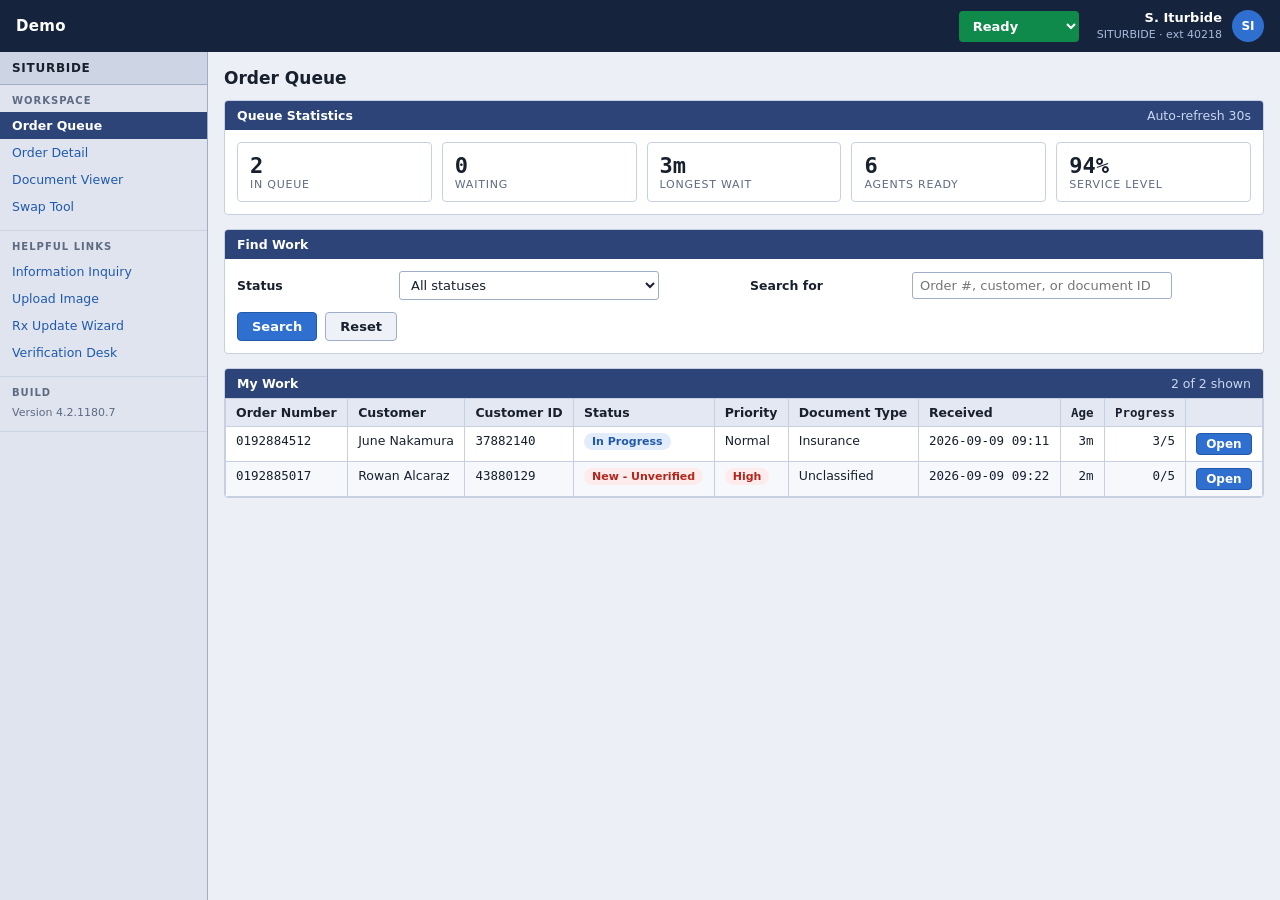
<file: index.html>
<!doctype html>
<html lang="en">
<head>
<meta charset="utf-8">
<meta name="viewport" content="width=device-width, initial-scale=1">
<title>Autopilot — Order Queue</title>
<link rel="stylesheet" href="assets/css/app.css">
</head>
<body>
<script src="assets/js/data.js"></script>
<script src="assets/js/app.js"></script>
<script>
const content = layout("Order Queue");

content.append(el("h2", { class: "page-title" }, "Order Queue"));

/* ---- queue statistics ---- */
const waiting = ORDERS.filter(o => /Waiting/.test(o.status)).length;
const longest = Math.max(...ORDERS.map(o => o.ageMin));
const stats = el("div", { class: "stats" },
  el("div", { class: "stat" }, el("div", { class: "n" }, ORDERS.length), el("div", { class: "l" }, "In Queue")),
  el("div", { class: "stat" }, el("div", { class: "n" }, waiting), el("div", { class: "l" }, "Waiting")),
  el("div", { class: "stat" }, el("div", { class: "n" }, longest + "m"), el("div", { class: "l" }, "Longest Wait")),
  el("div", { class: "stat" }, el("div", { class: "n" }, "6"), el("div", { class: "l" }, "Agents Ready")),
  el("div", { class: "stat" }, el("div", { class: "n" }, "94%"), el("div", { class: "l" }, "Service Level")));

const statPanel = el("section", { class: "panel" },
  el("header", {}, "Queue Statistics", el("div", { class: "spacer" }),
     el("span", { class: "muted", style: "color:#c9d6ef;font-weight:400" }, "Auto-refresh 30s")),
  el("div", { class: "body" }, stats));
content.append(statPanel);

/* ---- filter bar ---- */
const filterSel = el("select", { id: "statusFilter" },
  el("option", {}, "All statuses"),
  ...[...new Set(ORDERS.map(o => o.status))].map(s => el("option", {}, s)));
const searchInput = el("input", { type: "text", id: "queueSearch", placeholder: "Order #, customer, or document ID" });

const filterPanel = el("section", { class: "panel" },
  el("header", {}, "Find Work"),
  el("div", { class: "body" },
    el("div", { class: "formgrid" },
      el("label", { for: "statusFilter" }, "Status"), filterSel,
      el("label", { for: "queueSearch" }, "Search for"), searchInput),
    el("div", { class: "btnrow" },
      el("button", { class: "btn primary", onclick: applyFilter }, "Search"),
      el("button", { class: "btn", onclick: () => { searchInput.value = ""; filterSel.selectedIndex = 0; applyFilter(); } }, "Reset"))));
content.append(filterPanel);

/* ---- the work list ---- */
const tbody = el("tbody");
const table = el("table", { class: "grid" },
  el("thead", {}, el("tr", {},
    el("th", {}, "Order Number"), el("th", {}, "Customer"), el("th", {}, "Customer ID"),
    el("th", {}, "Status"), el("th", {}, "Priority"), el("th", {}, "Document Type"),
    el("th", {}, "Received"), el("th", { class: "num" }, "Age"),
    el("th", { class: "num" }, "Progress"), el("th", {}, ""))),
  tbody);

const listPanel = el("section", { class: "panel" },
  el("header", {}, "My Work", el("div", { class: "spacer" }),
     el("span", { id: "count", style: "color:#c9d6ef;font-weight:400" }, "")),
  el("div", { class: "body tight" }, table));
content.append(listPanel);

function open(id) { location.href = `order.html?order=${encodeURIComponent(id)}`; }

function applyFilter() {
  const status = filterSel.value;
  const term = searchInput.value.trim().toLowerCase();
  const rows = ORDERS.filter(o => {
    if (status !== "All statuses" && o.status !== status) return false;
    if (!term) return true;
    return [o.id, o.customerId, o.docId, o.customer.name].some(v =>
      String(v).toLowerCase().includes(term));
  });

  tbody.replaceChildren();
  if (!rows.length) {
    tbody.append(el("tr", {}, el("td", { colspan: "10", class: "muted", style: "padding:18px;text-align:center" },
      "There is no work to process.")));
  }
  for (const o of rows) {
    tbody.append(el("tr", { class: "clickable", onclick: () => open(o.id) },
      el("td", { class: "mono" }, o.id),
      el("td", {}, o.customer.name),
      el("td", { class: "mono" }, o.customerId),
      el("td", {}, isSubmitted(o) ? badge("Submitted", "ok") : badge(o.status, o.statusKind)),
      el("td", {}, o.priority === "High" ? badge("High", "err") : o.priority),
      el("td", {}, o.faxType),
      el("td", { class: "mono" }, o.received),
      el("td", { class: "num" }, o.ageMin + "m"),
      el("td", { class: "num" }, (() => {
        const st = reviewSteps(o);
        return `${st.filter(x => x.done).length}/${st.length}`;
      })()),
      el("td", {}, el("button", {
        class: "btn sm primary",
        onclick: (e) => { e.stopPropagation(); open(o.id); }
      }, isSubmitted(o) ? "View" : "Open"))));
  }
  $("#count").textContent = `${rows.length} of ${ORDERS.length} shown`;
}

searchInput.addEventListener("keydown", e => { if (e.key === "Enter") applyFilter(); });
filterSel.addEventListener("change", applyFilter);
applyFilter();
</script>
</body>
</html>
</file>
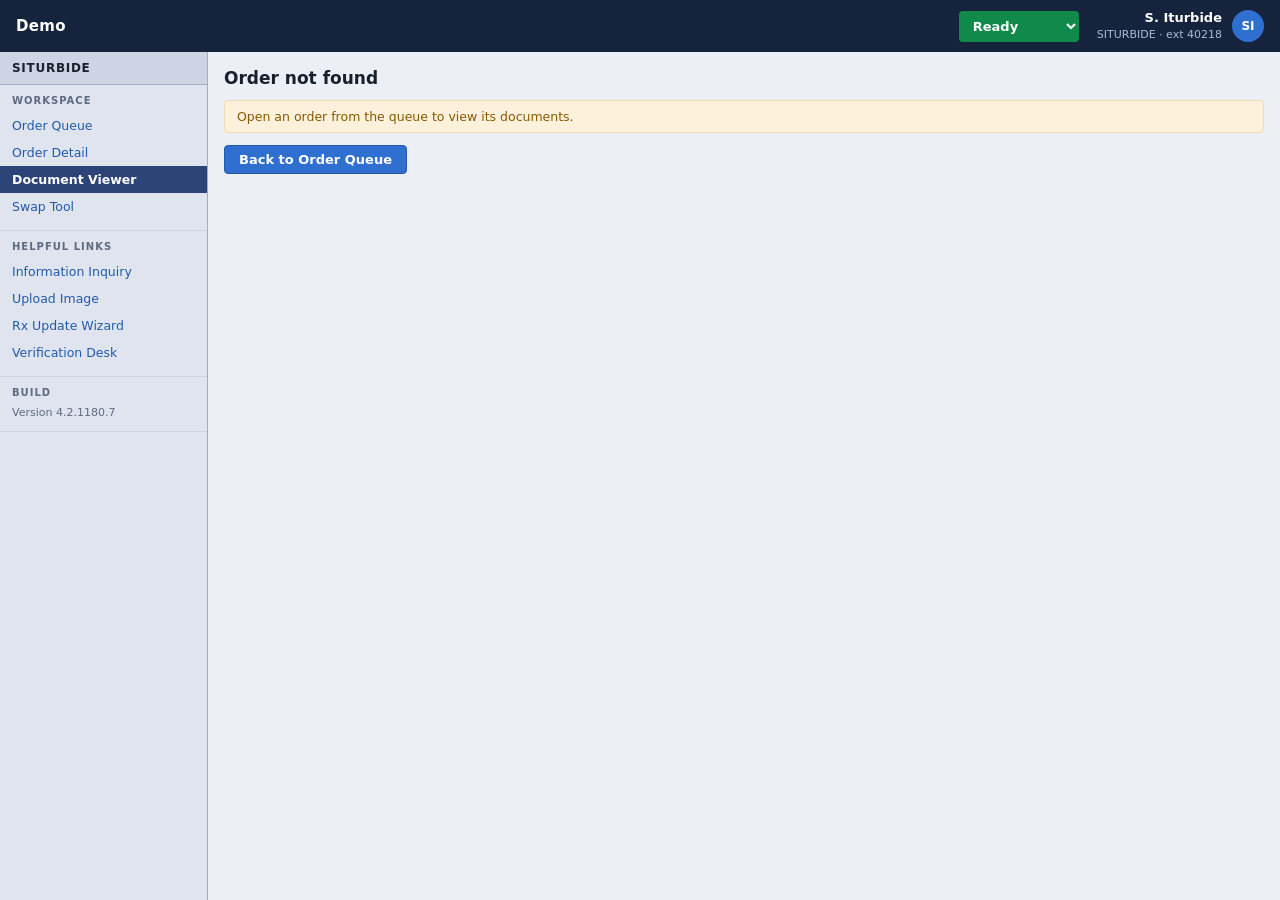
<file: document.html>
<!doctype html>
<html lang="en">
<head>
<meta charset="utf-8">
<meta name="viewport" content="width=device-width, initial-scale=1">
<title>Autopilot — Document Viewer</title>
<link rel="stylesheet" href="assets/css/app.css">
</head>
<body>
<script src="assets/js/data.js"></script>
<script src="assets/js/app.js"></script>
<script>
const orderId = param("order");
const o = findOrder(orderId);
const content = layout("Document Viewer", orderId);

if (!o) {
  notFound(content, "Open an order from the queue to view its documents.");
} else {
  const q = `?order=${encodeURIComponent(o.id)}`;
  const c = o.customer, m = o.member, doc = o.document;

  let checklist = checklistPanel(o, "document");
  function refreshChecklist() {
    const next = checklistPanel(o, "document");
    checklist.replaceWith(next);
    checklist = next;
  }

  content.append(
    el("h2", { class: "page-title" }, `Document ${o.docId}`),
    tabs(o.id, "Documents"),
    checklist);

  /* ---------- the scanned document ---------- */
  const page = el("div", { class: "page", id: "docPage" },
    el("h1", {}, doc.prescriberClinic),
    el("div", { class: "doc-sub" }, `${doc.prescriberName} · NPI ${doc.prescriberNpi} · ${doc.prescriberPhone}`),
    el("hr", {}),
    el("div", { class: "watermark" }, "CONTACT LENS PRESCRIPTION"),
    el("dl", {},
      el("dt", {}, "Patient"), el("dd", {}, `${m.first} ${m.last}`),
      el("dt", {}, "Date of Birth"), el("dd", {}, m.dob),
      el("dt", {}, "Address"), el("dd", {}, `${c.street}, ${c.city}, ${c.state} ${c.zip}`),
      el("dt", {}, "Exam Date"), el("dd", {}, doc.examDate),
      el("dt", {}, "Issued"), el("dd", {}, doc.issueDate),
      el("dt", {}, "Expires"), el("dd", {}, doc.expiresDate)),
    el("table", {},
      el("thead", {}, el("tr", {},
        el("th", {}, "Eye"), el("th", {}, "Material"), el("th", {}, "Qty"), el("th", {}, "Power"),
        el("th", {}, "BC"), el("th", {}, "Dia"), el("th", {}, "Cyl"), el("th", {}, "Axis"))),
      el("tbody", {}, ...doc.rx.map(it => el("tr", {},
        el("td", {}, it.eye), el("td", {}, it.item), el("td", {}, it.qty),
        el("td", {}, it.power), el("td", {}, it.bc), el("td", {}, it.dia),
        el("td", {}, it.cyl), el("td", {}, it.axis))))),
    el("p", {}, el("b", {}, "Order reference: "), el("span", { class: "mono" }, o.id),
      el("br", {}), el("b", {}, "Applied rule: "), o.appliedRule),
    el("div", { class: "sigline" }, doc.prescriberName),
    el("p", { style: "margin-top:14px;color:#9aa4b6;font-size:9px" },
      "Sample document generated for demonstration. Not a medical record. ",
      "All names, addresses and prescriptions shown are fictional."));

  const thumbs = el("div", { class: "thumbcol" },
    el("div", { class: "thumb active" }, "PDF"),
    el("div", { class: "muted", style: "font-size:11px;text-align:center" }, "Page 1 of 1"),
    el("div", { class: "btnrow", style: "margin-top:10px" }, docWindowBtn(o, "Open")));

  content.append(el("section", { class: "panel" },
    el("header", {}, `Received ${o.received}`, el("div", { class: "spacer" }),
       el("a", { href: "#", onclick: e => { e.preventDefault(); window.print(); } }, "Print")),
    el("div", { class: "body" },
      el("div", { class: "docwrap" }, thumbs, page))));

  /* ---------- document metadata ---------- */
  content.append(el("section", { class: "panel noprint" },
    el("header", {}, "Document Information"),
    el("div", { class: "body tight" },
      el("table", { class: "grid" },
        el("thead", {}, el("tr", {},
          el("th", {}, "Document ID"), el("th", {}, "Received"), el("th", {}, "Caller ID"),
          el("th", {}, "Type"), el("th", {}, "Linked Order"))),
        el("tbody", {}, el("tr", {},
          el("td", { class: "mono" }, o.docId),
          el("td", { class: "mono" }, o.received),
          el("td", { class: "mono" }, o.callerId === "0"
            ? el("span", { class: "badge err" }, "invalid") : o.callerId),
          el("td", {}, Edits.get(o.id).faxType || o.faxType),
          el("td", {}, el("a", { href: `order.html${q}` }, o.id))))))));

  /* ---------- document review ---------- */
  const rv = Review.get(o.id);
  const dr = {
    sigDate: el("input", { type: "text", id: "sigDate", value: rv.docSignatureDate || "",
                           placeholder: DATE_HINT, autocomplete: "off" }),
    quality: el("select", { id: "docQuality" },
      el("option", { value: "" }, "Select ———"),
      ...["Legible", "Partially legible", "Illegible"].map(v =>
        el("option", { value: v, selected: v === rv.docQuality ? "selected" : null }, v)))
  };

  const drStatus = el("div");
  function paintDrStatus() {
    drStatus.replaceChildren(Review.get(o.id).docReviewed
      ? el("div", { class: "notice ok" }, "Document reviewed.")
      : el("div", { class: "notice" }, "Not reviewed."));
  }
  paintDrStatus();

  function markReviewed() {
    const dt = parseDate(dr.sigDate.value);
    if (!dr.sigDate.value.trim()) { toast("Enter the signature date from the document."); return; }
    if (!dt) { toast(`Signature date is not a valid date. Use ${DATE_HINT}.`); return; }
    if (dt > today()) { toast("Signature date cannot be in the future."); return; }
    if (!dr.quality.value) { toast("Select the document quality."); return; }
    if (dr.quality.value === "Illegible") {
      toast("An illegible document cannot be accepted. Request a new copy from the prescriber.");
      return;
    }
    dr.sigDate.value = fmtDate(dt);
    Review.merge(o.id, {
      docReviewed: true, docSignatureDate: fmtDate(dt), docQuality: dr.quality.value
    });
    paintDrStatus();
    refreshChecklist();
    toast("Document marked as reviewed.", "ok");
  }

  content.append(el("section", { class: "panel noprint" },
    el("header", {}, "Document Review"),
    el("div", { class: "body" },
      drStatus,
      el("div", { class: "formgrid" },
        el("label", { for: "sigDate" }, "Signature Date"), dr.sigDate,
        el("label", { for: "docQuality" }, "Document Quality"), dr.quality),
      el("div", { class: "btnrow" },
        el("button", { class: "btn primary", type: "button", onclick: markReviewed }, "Mark Document Reviewed"),
        el("a", { class: "btn", href: `swap.html${q}` }, "Next: Swap Tool"),
        el("button", { class: "btn", type: "button", onclick: () => {
          Review.merge(o.id, { docReviewed: false });
          paintDrStatus(); refreshChecklist(); toast("Document review cleared.");
        } }, "Clear Review")))));

  /* ---------- search options ---------- */
  const byField = el("select", { id: "searchBy" }, ...SEARCH_FIELDS.map(s => el("option", {}, s)));
  const forTerm = el("input", { type: "text", id: "searchFor", placeholder: "Enter a value" });
  const results = el("div", { id: "results" });

  function runSearch() {
    const hits = searchOrders(byField.value, forTerm.value);
    results.replaceChildren();
    if (!forTerm.value.trim()) { toast("Enter a value to search for."); return; }
    if (!hits.length) {
      results.append(el("div", { class: "notice" },
        `No orders matched ${byField.value} "${forTerm.value}".`));
      return;
    }
    if (hits.length === 1) { location.href = `order.html?order=${encodeURIComponent(hits[0].id)}`; return; }
    const tb = el("tbody", {}, ...hits.map(h => el("tr", {
        class: "clickable",
        onclick: () => location.href = `order.html?order=${encodeURIComponent(h.id)}`
      },
      el("td", { class: "mono" }, h.id), el("td", {}, h.customer.name),
      el("td", { class: "mono" }, h.customerId), el("td", {}, badge(h.status, h.statusKind)))));
    results.append(el("table", { class: "grid", style: "margin-top:10px" },
      el("thead", {}, el("tr", {}, el("th", {}, "Order"), el("th", {}, "Customer"),
        el("th", {}, "Customer ID"), el("th", {}, "Status"))), tb));
  }

  forTerm.addEventListener("keydown", e => { if (e.key === "Enter") runSearch(); });

  content.append(el("section", { class: "panel noprint" },
    el("header", {}, "Search Options"),
    el("div", { class: "body" },
      el("div", { class: "formgrid" },
        el("label", { for: "searchBy" }, "Search by"), byField,
        el("label", { for: "searchFor" }, "Search for"), forTerm),
      el("div", { class: "btnrow" },
        el("button", { class: "btn primary", type: "button", onclick: runSearch }, "Search"),
        el("a", { class: "btn", href: `order.html${q}` }, "Back to Order"),
        el("a", { class: "btn", href: "index.html" }, "Back to Queue")),
      results)));
}
</script>
</body>
</html>
</file>
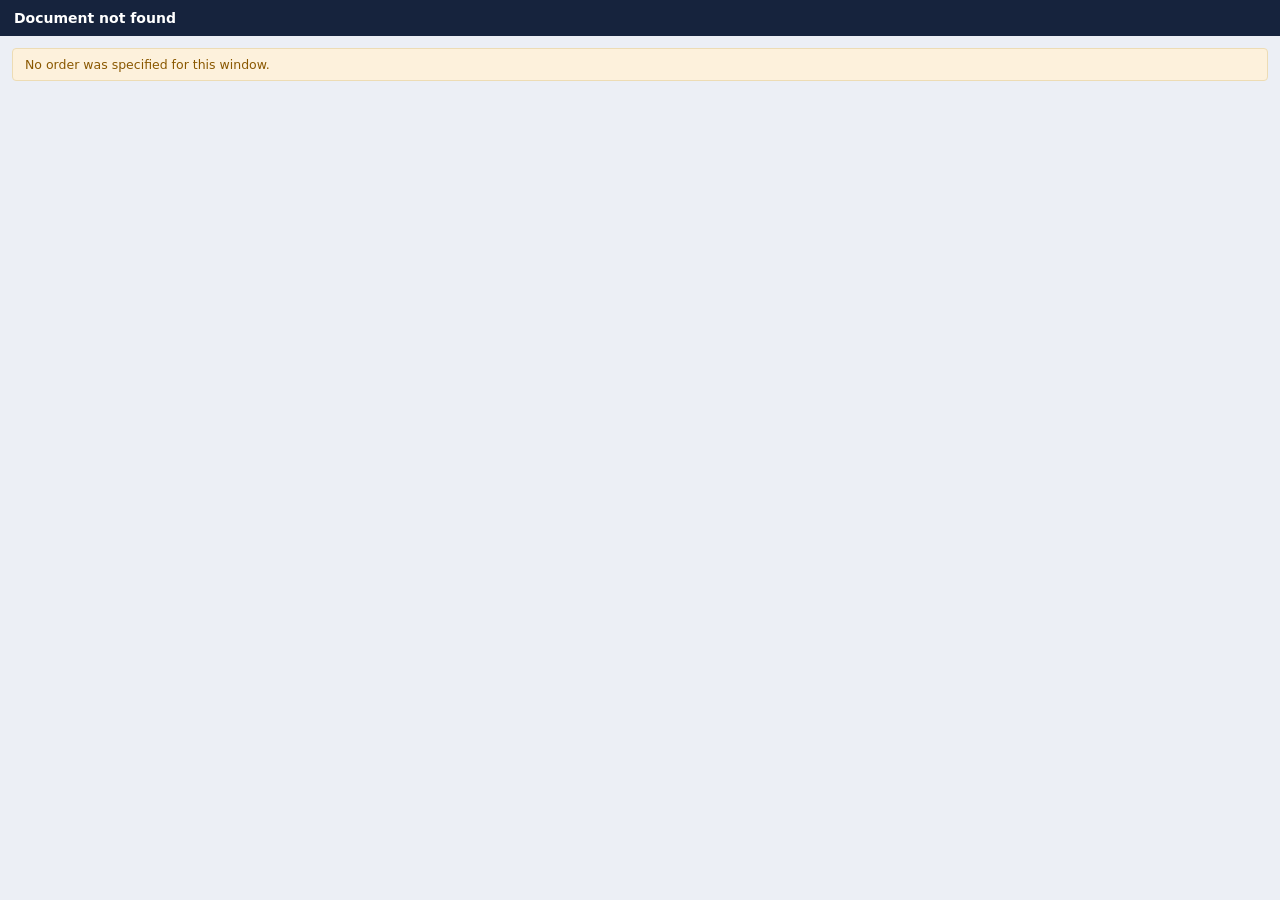
<file: docview.html>
<!doctype html>
<html lang="en">
<head>
<meta charset="utf-8">
<meta name="viewport" content="width=device-width, initial-scale=1">
<title>Autopilot — Document</title>
<link rel="stylesheet" href="assets/css/app.css">
</head>
<body class="docwin">
<script src="assets/js/data.js"></script>
<script src="assets/js/app.js"></script>
<script>
const orderId = param("order");
const o = findOrder(orderId);

if (!o) {
  document.body.append(
    el("div", { class: "docwin-head" }, el("b", {}, "Document not found")),
    el("div", { class: "docwin-body" },
      el("div", { class: "notice" }, "No order was specified for this window.")));
} else {
  document.title = `Document ${o.docId} — ${o.customer.name}`;

  document.body.append(
    el("div", { class: "docwin-head" },
      el("b", {}, `Document ${o.docId}`),
      el("span", {}, `${o.customer.name} · Order ${o.id} · received ${o.received}`)),
    el("div", { class: "docwin-body" },
      ...documentSections(o, false),
      el("div", { class: "panel" },
        el("header", {}, "Window"),
        el("div", { class: "body" },
          el("div", { class: "btnrow" },
            el("button", { class: "btn", type: "button", onclick: () => window.print() }, "Print"),
            el("button", { class: "btn", type: "button", onclick: () => window.close() }, "Close Window"))))));
}
</script>
</body>
</html>
</file>
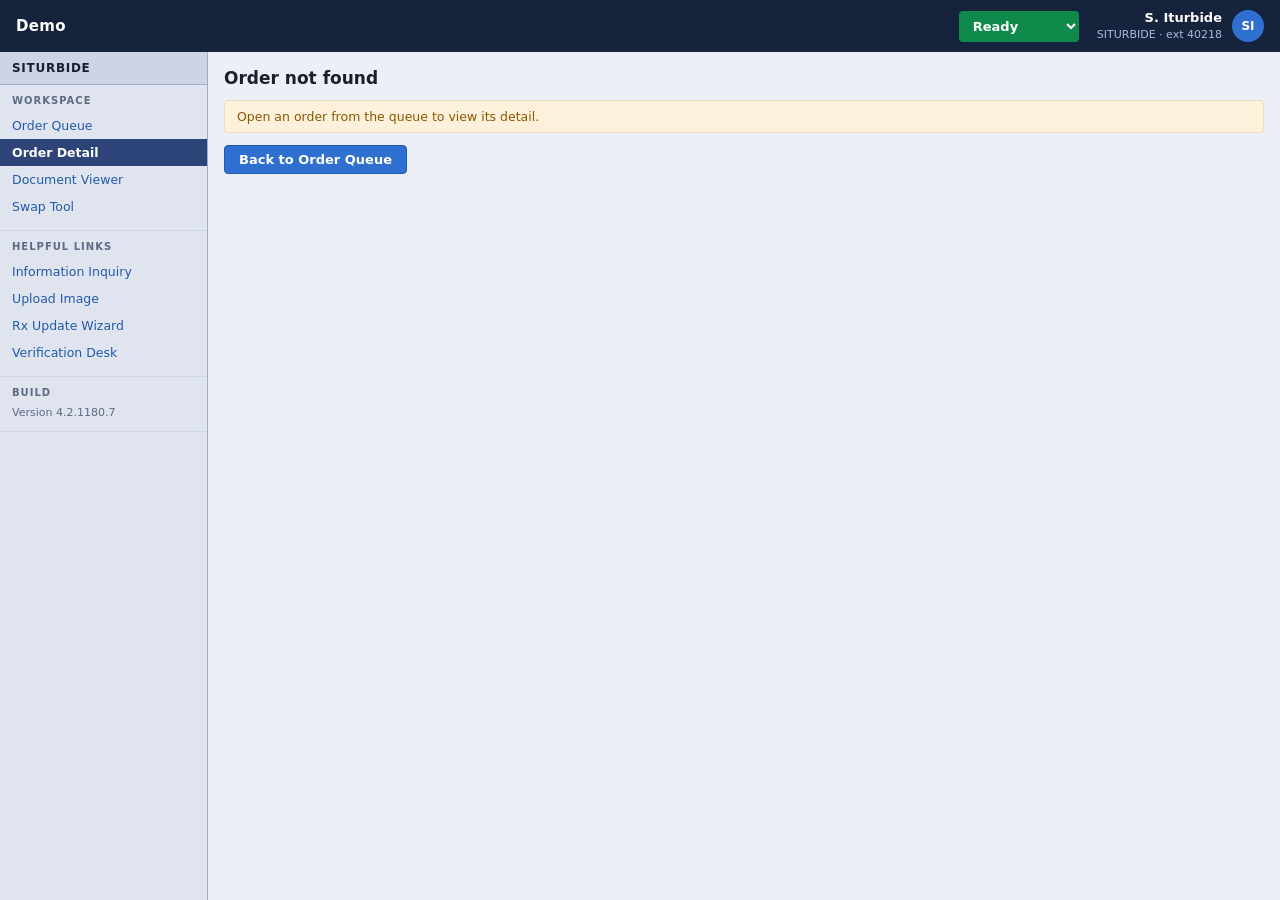
<file: order.html>
<!doctype html>
<html lang="en">
<head>
<meta charset="utf-8">
<meta name="viewport" content="width=device-width, initial-scale=1">
<title>Autopilot — Order Detail</title>
<link rel="stylesheet" href="assets/css/app.css">
</head>
<body>
<script src="assets/js/data.js"></script>
<script src="assets/js/app.js"></script>
<script>
const orderId = param("order");
const o = findOrder(orderId);
const content = layout("Order Detail", orderId);

if (!o) {
  notFound(content, "Open an order from the queue to view its detail.");
} else {
  const saved = Edits.get(o.id);
  const review = Review.get(o.id);
  const submitted = isSubmitted(o);
  const q = `?order=${encodeURIComponent(o.id)}`;

  content.append(
    el("h2", { class: "page-title" }, `Order ${o.id}`, " ",
      submitted ? badge("Submitted", "ok") : badge(o.status, o.statusKind)),
    tabs(o.id, "Order"));

  /* ---------- receipt, once submitted ---------- */
  if (submitted) {
    content.append(el("section", { class: "panel" },
      el("header", {}, "Submission Receipt"),
      el("div", { class: "body" },
        el("div", { class: "notice ok" },
          "Order submitted. Confirmation ", el("b", {}, review.confirmation),
          " at ", review.submittedAt, "."),
        el("div", { class: "btnrow" },
          el("a", { class: "btn primary", href: "index.html" }, "Back to Queue"),
          el("button", { class: "btn", onclick: () => {
            Review.clear(o.id); Edits.clear(o.id); location.reload();
          } }, "Reopen Order")))));
  }

  /* ---------- progress tracker ---------- */
  let checklist = checklistPanel(o, "codes");
  content.append(checklist);
  function refreshChecklist() {
    const next = checklistPanel(o, "codes");
    checklist.replaceWith(next);
    checklist = next;
  }

  /* ---------- linked document ---------- */
  content.append(el("section", { class: "panel" },
    el("header", {},
      `Linked Document: ${o.docId}`,
      el("div", { class: "spacer" }),
      el("a", { href: `document.html${q}` }, "View Document"),
      el("span", {}, " · "),
      el("a", { href: "#", onclick: e => { e.preventDefault(); toast("Delete is disabled in the demo."); } }, "Delete Document"))));

  function row(label, value) { return el("tr", {}, el("th", {}, label), el("td", {}, value)); }

  /* ---------- order summary ---------- */
  const c = o.customer;
  content.append(el("section", { class: "panel" },
    el("header", {}, "Order"),
    el("div", { class: "body tight" },
      el("table", { class: "kv" },
        row("Order Number", el("span", { class: "mono" }, o.id)),
        row("Customer ID", el("span", { class: "mono" }, o.customerId)),
        row("Order Status", submitted ? badge("Submitted", "ok") : badge(o.status, o.statusKind)),
        row("Release Time", o.releaseTime || el("span", { class: "muted" }, "—")),
        row("Customer Phone", c.phone),
        row("Customer Email", c.email),
        row("Ship To", el("div", { class: "stacked" },
          c.name, el("br", {}), c.street, el("br", {}), `${c.city}, ${c.state} ${c.zip}`)),
        row("Taken Date", o.takenDate),
        row("Taken By", o.takenBy),
        row("RMA Order", o.rmaOrder || el("span", { class: "muted" }, "—")),
        row("Applied Rule", o.appliedRule)))));

  /* ---------- order items ---------- */
  const itemBody = el("tbody");
  function paintItems() {
    itemBody.replaceChildren();
    const mFirst = saved.memberFirst ?? o.member.first;
    const mLast = saved.memberLast ?? o.member.last;
    itemBody.append(el("tr", {}, el("td", { colspan: "10", class: "rx-member" },
      `${mFirst} ${mLast} (Person ID: ${o.member.personId})`,
      el("small", {}, `Verification code: ${o.member.verify} · DOB ${saved.memberDob ?? o.member.dob}`))));
    const all = effectiveItems(o);
    if (!all.length) {
      itemBody.append(el("tr", {}, el("td", { colspan: "10", class: "muted", style: "padding:14px;text-align:center" },
        "No line items on this order. Add one from the Swap Tool.")));
      return;
    }
    for (const it of all) {
      itemBody.append(el("tr", { class: "rx-row" + (it.flagged ? " flagged" : "") },
        el("td", {}, it.eye), el("td", {}, it.item), el("td", { class: "num" }, it.qty),
        el("td", { class: "num" }, it.power), el("td", { class: "num" }, it.bc),
        el("td", { class: "num" }, it.dia), el("td", { class: "num" }, it.cyl),
        el("td", { class: "num" }, it.axis), el("td", { class: "num" }, it.add || "—"),
        el("td", {}, it.color || "—")));
    }
  }
  paintItems();

  content.append(el("section", { class: "panel" },
    el("header", {}, "Order Items", el("div", { class: "spacer" }),
       el("a", { href: `swap.html${q}` }, "Add / Swap Item")),
    el("div", { class: "body tight" },
      el("table", { class: "grid" },
        el("thead", {}, el("tr", {},
          el("th", {}, "Eye"), el("th", {}, "Item"), el("th", { class: "num" }, "Qty"),
          el("th", { class: "num" }, "Power"), el("th", { class: "num" }, "BC"),
          el("th", { class: "num" }, "Dia"), el("th", { class: "num" }, "Cyl"),
          el("th", { class: "num" }, "Axis"), el("th", { class: "num" }, "Add Power"),
          el("th", {}, "Color"))),
        itemBody))));

  /* ---------- verification form ---------- */
  const d0 = effectiveDates(o);
  const f = {
    lastExam: el("input", { type: "text", id: "lastExam", value: d0.lastExam, placeholder: DATE_HINT, autocomplete: "off" }),
    expires:  el("input", { type: "text", id: "expires",  value: d0.expires,  placeholder: DATE_HINT, autocomplete: "off" }),
    issue:    el("input", { type: "text", id: "issueDate", value: d0.issueDate, placeholder: DATE_HINT, autocomplete: "off" }),
    reason:   mkSelect("reasonCode", REASON_CODES, saved.reasonCode, "Select ———"),
    options:  mkSelect("orderOptions", ORDER_OPTIONS, saved.orderOptions, "Select ———"),
    faxType:  mkSelect("faxType", FAX_TYPES, saved.faxType ?? o.faxType, null),
    override: el("input", { type: "checkbox", id: "override", checked: saved.override || null }),
    keepDoc:  el("input", { type: "checkbox", id: "keepDoc", checked: saved.keepDoc || null }),
    transfer: el("input", { type: "checkbox", id: "transfer", checked: saved.transfer || null }),
    notes:    el("textarea", { id: "notes", rows: "3", style: "max-width:100%",
                               placeholder: "Verification notes (demo only)" })
  };
  f.notes.value = saved.notes || "";

  function mkSelect(id, list, current, placeholder) {
    return el("select", { id },
      placeholder ? el("option", { value: "" }, placeholder) : null,
      ...list.map(v => el("option", { value: v, selected: v === current ? "selected" : null }, v)));
  }

  const form = el("div", { class: "formgrid" },
    el("label", { for: "lastExam" }, "Last Exam Date"), f.lastExam,
    el("label", { for: "issueDate" }, "Issue Date"), f.issue,
    el("label", { for: "expires" }, "Expires"), f.expires,
    el("label", { for: "reasonCode" }, "Reason Code"), f.reason,
    el("label", { for: "orderOptions" }, "Order Options"), f.options,
    el("label", { for: "faxType" }, "Document Type"), f.faxType,
    el("label", { for: "override" }, "Expiration Override"),
    el("div", {}, el("label", { class: "check" }, f.override, "Medical override applied")),
    el("label", {}, "Handling"),
    el("div", {},
      el("label", { class: "check" }, f.keepDoc, "Keep document"),
      el("label", { class: "check" }, f.transfer, "Transfer to review team")),
    el("label", { for: "notes", class: "full", style: "margin-top:4px" }, "Notes"),
    el("div", { class: "full" }, f.notes));

  function collect() {
    return {
      lastExam: f.lastExam.value.trim(), expires: f.expires.value.trim(), issueDate: f.issue.value.trim(),
      reasonCode: f.reason.value, orderOptions: f.options.value, faxType: f.faxType.value,
      override: f.override.checked, keepDoc: f.keepDoc.checked, transfer: f.transfer.checked,
      notes: f.notes.value
    };
  }

  /* Saves a draft. Only checks what has actually been typed - the
     completeness rules are enforced at submit time instead. */
  function save(quiet) {
    const data = collect();
    const fields = [["Last Exam Date", data.lastExam], ["Issue Date", data.issueDate], ["Expires", data.expires]];
    for (const [label, raw] of fields) {
      if (raw && !parseDate(raw)) {
        toast(`${label} is not a valid date. Use ${DATE_HINT}.`);
        return false;
      }
    }
    const exam = parseDate(data.lastExam), exp = parseDate(data.expires), iss = parseDate(data.issueDate);
    if (exam && exp && exp < exam) { toast("Expiration date cannot be earlier than the last exam date."); return false; }
    if (exam && iss && iss < exam) { toast("Issue date cannot be earlier than the last exam date."); return false; }
    if (exp && exp < today() && !data.override) {
      toast("Prescription is expired — tick Expiration Override to continue."); return false;
    }
    /* Normalise whatever the agent typed to MM/DD/YYYY. */
    if (exam) data.lastExam = fmtDate(exam);
    if (exp) data.expires = fmtDate(exp);
    if (iss) data.issueDate = fmtDate(iss);
    f.lastExam.value = data.lastExam; f.expires.value = data.expires; f.issue.value = data.issueDate;

    Edits.merge(o.id, data);
    refreshChecklist();
    if (!quiet) toast("Draft saved for this session.", "ok");
    return true;
  }

  content.append(el("section", { class: "panel" },
    el("header", {}, "Verification"),
    el("div", { class: "body" }, form,
      el("div", { class: "btnrow" },
        el("button", { class: "btn primary", onclick: () => save() }, "Update Files"),
        el("button", { class: "btn", onclick: () => { if (save()) location.href = `document.html${q}`; } }, "Save & View Document"),
        el("a", { class: "btn", href: `swap.html${q}` }, "Open Swap Tool"),
        el("div", { class: "spacer" }),
        el("button", { class: "btn warn", onclick: () => { Edits.clear(o.id); Review.clear(o.id); location.reload(); } }, "Discard Changes"),
        el("a", { class: "btn", href: "index.html" }, "Back to Queue")))));

  /* ---------- prescriber ---------- */
  const p = effectivePrescriber(o);
  content.append(el("section", { class: "panel" },
    el("header", {}, "Prescriber On File", el("div", { class: "spacer" }),
       el("a", { href: `swap.html${q}` }, p ? "Swap Prescriber" : "Assign Prescriber")),
    el("div", { class: "body tight" },
      p ? el("table", { class: "kv" },
            row("Name", p.name), row("Clinic", p.clinic),
            row("Phone", p.phone), row("NPI", el("span", { class: "mono" }, p.npi)))
        : el("div", { class: "body" },
            el("div", { class: "notice" }, "No prescriber assigned. Assign one from the Swap Tool.")))));

  /* ---------- finalize ---------- */
  const finalHost = el("div");

  function openFinalReview() {
    save(true);
    const steps = reviewSteps(o);
    const missing = steps.filter(s => !s.done);
    if (missing.length) {
      toast("Still outstanding: " + missing.map(s => `${s.label} (${s.where})`).join("; "));
      refreshChecklist();
      return;
    }
    const dd = effectiveDates(o);
    const pr = effectivePrescriber(o);
    const e = Edits.get(o.id);
    const r = Review.get(o.id);

    finalHost.replaceChildren(el("section", { class: "panel" },
      el("header", {}, "Final Review — confirm before submitting"),
      el("div", { class: "body tight" },
        el("table", { class: "kv" },
          row("Order", el("span", { class: "mono" }, o.id)),
          row("Member", `${e.memberFirst ?? o.member.first} ${e.memberLast ?? o.member.last}`),
          row("Last Exam / Issue / Expires", `${dd.lastExam} · ${dd.issueDate} · ${dd.expires}`),
          row("Reason Code", e.reasonCode),
          row("Order Options", e.orderOptions),
          row("Document Type", e.faxType || o.faxType),
          row("Document Review", `${r.docQuality} · signed ${r.docSignatureDate}`),
          row("Prescriber", `${pr.name} — ${pr.clinic}`),
          row("Line Items", String(effectiveItems(o).length)),
          row("Expiration Override", e.override ? "Yes" : "No"),
          row("Notes", e.notes || el("span", { class: "muted" }, "—")))),
      el("div", { class: "body" },
        el("div", { class: "btnrow" },
          el("button", { class: "btn primary", onclick: doSubmit }, "Confirm & Submit"),
          el("button", { class: "btn", onclick: () => finalHost.replaceChildren() }, "Cancel")))));
    finalHost.scrollIntoView({ behavior: "smooth", block: "center" });
  }

  function doSubmit() {
    const conf = "VF-" + String(Math.floor(100000 + Math.random() * 900000));
    const now = new Date();
    Review.merge(o.id, {
      submitted: true,
      confirmation: conf,
      submittedAt: `${fmtDate(now)} ${String(now.getHours()).padStart(2, "0")}:${String(now.getMinutes()).padStart(2, "0")}`
    });
    location.reload();
  }

  if (!submitted) {
    content.append(el("section", { class: "panel" },
      el("header", {}, "Finalize"),
      el("div", { class: "body" },
        el("div", { class: "btnrow", style: "margin-top:0" },
          el("button", { class: "btn primary", onclick: openFinalReview }, "Review & Submit")))));
  }
  content.append(finalHost);

  /* A submitted order is read-only. */
  if (submitted) {
    $$("input, select, textarea", content).forEach(x => { x.disabled = true; });
  }
}
</script>
</body>
</html>
</file>
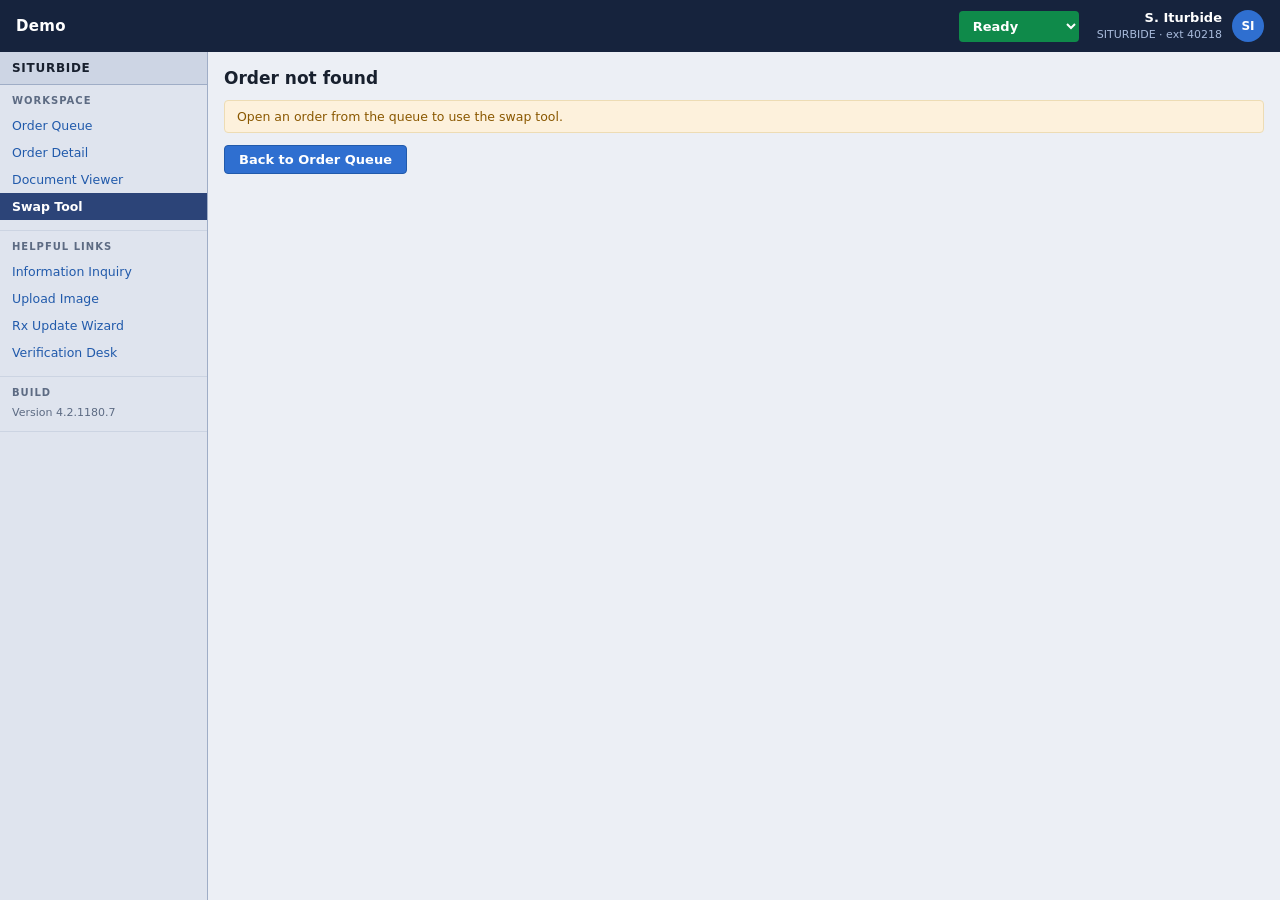
<file: swap.html>
<!doctype html>
<html lang="en">
<head>
<meta charset="utf-8">
<meta name="viewport" content="width=device-width, initial-scale=1">
<title>Autopilot — Swap Tool</title>
<link rel="stylesheet" href="assets/css/app.css">
</head>
<body>
<script src="assets/js/data.js"></script>
<script src="assets/js/app.js"></script>
<script>
const orderId = param("order");
const o = findOrder(orderId);
const content = layout("Swap Tool", orderId);

if (!o) {
  notFound(content, "Open an order from the queue to use the swap tool.");
} else {
  const q = `?order=${encodeURIComponent(o.id)}`;
  const saved = Edits.get(o.id);

  let checklist = checklistPanel(o, "prescriber");
  function refreshChecklist() {
    const next = checklistPanel(o, "prescriber");
    checklist.replaceWith(next);
    checklist = next;
  }

  content.append(
    el("h2", { class: "page-title" }, "Swap Tool"),
    tabs(o.id, "Rx / Swap"),
    checklist,
    el("section", { class: "panel" },
      el("header", {}, `Order ${o.id} · ${o.customer.name}`),
      el("div", { class: "body" },
        (() => {
          const p = effectivePrescriber(o);
          return p
            ? el("div", {}, el("span", { class: "muted" }, "Current prescriber: "),
                 el("b", {}, p.name), " — ", p.clinic)
            : el("div", { class: "notice" }, "No prescriber is assigned to this order yet.");
        })())));

  /* ---------- swap prescriber ---------- */
  const kinds = ["Domestic", "Military", "International"];
  const boxes = kinds.map(k => el("input", { type: "checkbox", value: k, checked: k === "Domestic" ? "checked" : null }));
  const searchBy = el("select", { id: "ecpBy" },
    el("option", {}, "Prescriber Name"), el("option", {}, "Clinic"),
    el("option", {}, "Phone"), el("option", {}, "NPI"));
  const searchFor = el("input", { type: "text", id: "ecpFor", placeholder: "Leave blank to list all" });
  const ecpResults = el("div", { id: "ecpResults" });

  function findPrescribers() {
    const allowed = boxes.filter(b => b.checked).map(b => b.value);
    const t = searchFor.value.trim().toLowerCase();
    const key = { "Prescriber Name": "name", "Clinic": "clinic", "Phone": "phone", "NPI": "npi" }[searchBy.value];
    const hits = PRESCRIBER_DIRECTORY.filter(d =>
      allowed.includes(d.kind) && (!t || String(d[key]).toLowerCase().includes(t)));

    ecpResults.replaceChildren();
    if (!allowed.length) { ecpResults.append(el("div", { class: "notice" }, "Select at least one prescriber category.")); return; }
    if (!hits.length) { ecpResults.append(el("div", { class: "notice" }, "No prescribers matched that search.")); return; }

    ecpResults.append(el("table", { class: "grid", style: "margin-top:10px" },
      el("thead", {}, el("tr", {}, el("th", {}, "Name"), el("th", {}, "Clinic"),
        el("th", {}, "Location"), el("th", {}, "Phone"), el("th", {}, "NPI"),
        el("th", {}, "Category"), el("th", {}, ""))),
      el("tbody", {}, ...hits.map(d => el("tr", {},
        el("td", {}, d.name), el("td", {}, d.clinic), el("td", {}, d.city),
        el("td", { class: "mono" }, d.phone), el("td", { class: "mono" }, d.npi),
        el("td", {}, badge(d.kind, d.kind === "Domestic" ? "info" : "grey")),
        el("td", {}, el("button", { class: "btn sm primary", onclick: () => {
          Edits.merge(o.id, {
            prescriberName: d.name, prescriberClinic: d.clinic,
            prescriberPhone: d.phone, prescriberNpi: d.npi
          });
          toast(`Prescriber swapped to ${d.name}.`, "ok");
          setTimeout(() => location.reload(), 700);
        } }, "Select")))))));
  }

  searchFor.addEventListener("keydown", e => { if (e.key === "Enter") findPrescribers(); });

  content.append(el("section", { class: "panel" },
    el("header", {}, "Swap Prescriber For This Rx"),
    el("div", { class: "body" },
      el("div", { style: "margin-bottom:10px" },
        ...kinds.map((k, i) => el("label", { class: "check" }, boxes[i], k))),
      el("div", { class: "formgrid" },
        el("label", { for: "ecpBy" }, "Search by"), searchBy,
        el("label", { for: "ecpFor" }, "Search for"), searchFor),
      el("div", { class: "btnrow" },
        el("button", { class: "btn primary", onclick: findPrescribers }, "Search"),
        el("button", { class: "btn", onclick: () => {
          Edits.merge(o.id, {
            prescriberName: "", prescriberClinic: "", prescriberPhone: "", prescriberNpi: ""
          });
          toast("Reverted to the prescriber on file.", "ok");
          setTimeout(() => location.reload(), 700);
        } }, "Revert To Original")),
      ecpResults)));

  /* ---------- fill out an item ---------- */
  const it = {
    eye:   el("select", { id: "iEye" }, el("option", {}, "OD"), el("option", {}, "OS"), el("option", {}, "OU")),
    item:  el("select", { id: "iItem" }, el("option", { value: "" }, "Select ———"), ...LENS_CATALOG.map(v => el("option", {}, v))),
    qty:   el("input", { type: "number", id: "iQty", value: "1", min: "1", max: "24" }),
    power: el("input", { type: "text", id: "iPower", placeholder: "-4.75" }),
    bc:    el("input", { type: "text", id: "iBc", placeholder: "8.40" }),
    dia:   el("input", { type: "text", id: "iDia", placeholder: "14.0" }),
    cyl:   el("input", { type: "text", id: "iCyl", placeholder: "0.00" }),
    axis:  el("input", { type: "text", id: "iAxis", placeholder: "0" }),
    add:   el("input", { type: "text", id: "iAdd", placeholder: "+2.00" }),
    color: el("input", { type: "text", id: "iColor", placeholder: "Optional" })
  };

  /* Copy one prescribed line from the document into the form. */
  function fillFrom(rx, quiet) {
    it.eye.value = rx.eye;
    it.item.value = rx.item;
    it.qty.value = rx.qty;
    it.power.value = rx.power;
    it.bc.value = rx.bc;
    it.dia.value = rx.dia;
    it.cyl.value = rx.cyl;
    it.axis.value = rx.axis;
    it.add.value = rx.add || "";
    it.color.value = rx.color || "";
    if (!quiet) toast(`Loaded the ${rx.eye} line.`);
  }

  /* Prescribed lines not yet on the order, matched on eye + power. */
  function outstandingRx() {
    const have = effectiveItems(o);
    return o.document.rx.filter(rx =>
      !have.some(h => h.eye === rx.eye && h.power === rx.power && h.item === rx.item));
  }

  const rxSource = el("tbody");
  function paintRxSource() {
    rxSource.replaceChildren();
    for (const rx of o.document.rx) {
      const done = !outstandingRx().includes(rx);
      rxSource.append(el("tr", {},
        el("td", {}, rx.eye), el("td", {}, rx.item), el("td", { class: "num" }, rx.qty),
        el("td", { class: "num" }, rx.power), el("td", { class: "num" }, rx.bc),
        el("td", { class: "num" }, rx.dia), el("td", { class: "num" }, rx.cyl),
        el("td", { class: "num" }, rx.axis),
        el("td", {}, done
          ? badge("On order", "ok")
          : el("button", { class: "btn sm primary", onclick: () => fillFrom(rx) }, "Use This"))));
    }
  }
  paintRxSource();

  const preview = el("tbody");
  function paintPreview() {
    const added = AddedItems.get(o.id);
    preview.replaceChildren();
    if (!added.length) {
      preview.append(el("tr", {}, el("td", { colspan: "11", class: "muted", style: "padding:14px;text-align:center" },
        "No items added in this session.")));
      return;
    }
    added.forEach((a, idx) => {
      preview.append(el("tr", { class: "rx-row" },
        el("td", {}, a.eye), el("td", {}, a.item), el("td", { class: "num" }, a.qty),
        el("td", { class: "num" }, a.power), el("td", { class: "num" }, a.bc),
        el("td", { class: "num" }, a.dia), el("td", { class: "num" }, a.cyl),
        el("td", { class: "num" }, a.axis), el("td", { class: "num" }, a.add || "—"),
        el("td", {}, a.color || "—"),
        el("td", {}, el("button", { class: "btn sm warn", type: "button",
          onclick: () => removeItemAt(idx) }, "Remove"))));
    });
  }
  paintPreview();

  /* Start on the first line the order is still missing, so the form is
     never blank when the document already says what is needed. */
  const firstOutstanding = outstandingRx()[0];
  if (firstOutstanding) fillFrom(firstOutstanding, true);

  /* Takes back a single line added in this session. */
  function removeItemAt(idx) {
    const gone = AddedItems.removeAt(o.id, idx);
    paintPreview();
    paintRxSource();
    refreshChecklist();
    toast(gone ? `Removed the ${gone.eye} line.` : "Nothing to remove.");
  }

  /* Takes back every line added in this session. Lines that were already
     on the order before this session are untouched. */
  function removeAllAdded() {
    const n = AddedItems.clear(o.id);
    if (!n) { toast("No items have been added in this session."); return; }
    paintPreview();
    paintRxSource();
    refreshChecklist();
    const next = outstandingRx()[0];
    if (next) fillFrom(next, true);
    toast(`Removed ${n} added line${n === 1 ? "" : "s"}.`);
  }

  /* Adds every prescribed line the order is still missing, in one go. */
  function addAllFromDocument() {
    const pending = outstandingRx();
    if (!pending.length) {
      toast("Every line on the document is already on this order.");
      return;
    }
    for (const rx of pending) {
      AddedItems.add(o.id, {
        eye: rx.eye, item: rx.item, qty: rx.qty, power: rx.power, bc: rx.bc,
        dia: rx.dia, cyl: rx.cyl, axis: rx.axis, add: rx.add || "", color: rx.color || ""
      });
    }
    paintPreview();
    paintRxSource();
    refreshChecklist();
    toast(`Added ${pending.length} line${pending.length === 1 ? "" : "s"} from the document.`, "ok");
  }

  function addItem() {
    if (!it.item.value) { toast("Choose an item from the catalog."); return; }
    if (!it.power.value.trim()) { toast("Power is required."); return; }
    if (!/^[+-]?\d+(\.\d{1,2})?$/.test(it.power.value.trim())) {
      toast("Power must be a number such as -4.75 or +1.25."); return;
    }
    const qty = Number(it.qty.value);
    if (!Number.isInteger(qty) || qty < 1 || qty > 24) { toast("Quantity must be between 1 and 24."); return; }

    AddedItems.add(o.id, {
      eye: it.eye.value, item: it.item.value, qty,
      power: it.power.value.trim(), bc: it.bc.value.trim() || "8.40",
      dia: it.dia.value.trim() || "14.0", cyl: it.cyl.value.trim() || "0.00",
      axis: it.axis.value.trim() || "0", add: it.add.value.trim(), color: it.color.value.trim()
    });
    it.power.value = it.cyl.value = it.axis.value = it.add.value = it.color.value = "";
    paintPreview();
    paintRxSource();
    refreshChecklist();
    const next = outstandingRx()[0];
    if (next) fillFrom(next, true);
    toast("Item added.", "ok");
  }

  /* ---------- edit member ---------- */
  const mf = {
    first: el("input", { type: "text", id: "mFirst", value: saved.memberFirst ?? o.member.first }),
    last:  el("input", { type: "text", id: "mLast",  value: saved.memberLast  ?? o.member.last }),
    dob:   el("input", { type: "text", id: "mDob", value: saved.memberDob ?? o.member.dob,
                         placeholder: DATE_HINT, autocomplete: "off" })
  };

  content.append(el("section", { class: "panel" },
    el("header", {}, "Edit Member"),
    el("div", { class: "body" },
      el("div", { class: "notice" },
        "Changing the member name will modify the order and restart verification."),
      el("div", { class: "formgrid" },
        el("label", { for: "mFirst" }, "First Name"), mf.first,
        el("label", { for: "mLast" }, "Last Name"), mf.last,
        el("label", { for: "mDob" }, "Date of Birth"), mf.dob),
      el("div", { class: "btnrow" },
        el("button", { class: "btn primary", onclick: () => {
          if (!mf.first.value.trim() || !mf.last.value.trim()) { toast("First and last name are required."); return; }
          if (mf.dob.value.trim() && !parseDate(mf.dob.value)) {
            toast(`Date of birth is not a valid date. Use ${DATE_HINT}.`); return;
          }
          Edits.merge(o.id, {
            memberFirst: mf.first.value.trim(),
            memberLast: mf.last.value.trim(),
            memberDob: mf.dob.value.trim() ? fmtDate(parseDate(mf.dob.value)) : ""
          });
          mf.dob.value = Edits.get(o.id).memberDob;
          toast("Member updated. Verification would restart.", "ok");
        } }, "Save Member")))));

  content.append(el("section", { class: "panel" },
    el("header", {}, "Fill Out Item"),
    el("div", { class: "body" },
      el("div", { class: "subhead" }, "As Written On The Document"),
      el("table", { class: "grid", style: "margin-bottom:14px" },
        el("thead", {}, el("tr", {},
          el("th", {}, "Eye"), el("th", {}, "Item"), el("th", { class: "num" }, "Qty"),
          el("th", { class: "num" }, "Power"), el("th", { class: "num" }, "BC"),
          el("th", { class: "num" }, "Dia"), el("th", { class: "num" }, "Cyl"),
          el("th", { class: "num" }, "Axis"), el("th", {}, ""))),
        rxSource),
      el("div", { class: "formgrid" },
        el("label", { for: "iEye" }, "Eye"), it.eye,
        el("label", { for: "iItem" }, "Item"), it.item,
        el("label", { for: "iQty" }, "Quantity"), it.qty,
        el("label", { for: "iPower" }, "Power"), it.power,
        el("label", { for: "iBc" }, "Base Curve"), it.bc,
        el("label", { for: "iDia" }, "Diameter"), it.dia,
        el("label", { for: "iCyl" }, "Cylinder"), it.cyl,
        el("label", { for: "iAxis" }, "Axis"), it.axis,
        el("label", { for: "iAdd" }, "Add Power"), it.add,
        el("label", { for: "iColor" }, "Color"), it.color),
      el("div", { class: "btnrow" },
        el("button", { class: "btn primary", type: "button", onclick: addItem }, "Add Item")),
      el("div", { class: "subhead", style: "margin-top:14px" }, "Items Added This Session"),
      el("table", { class: "grid" },
        el("thead", {}, el("tr", {},
          el("th", {}, "Eye"), el("th", {}, "Item"), el("th", { class: "num" }, "Qty"),
          el("th", { class: "num" }, "Power"), el("th", { class: "num" }, "BC"),
          el("th", { class: "num" }, "Dia"), el("th", { class: "num" }, "Cyl"),
          el("th", { class: "num" }, "Axis"), el("th", { class: "num" }, "Add"),
          el("th", {}, "Color"), el("th", {}, ""))),
        preview))));

  /* ---------- bottom action bar ----------
     Deliberately the last thing in the DOM, so Tab walks straight down to
     it: add every prescribed line, then step once more to leave. */
  content.append(el("div", { class: "bottombar" },
    el("span", { class: "label" }, "Finish up"),
    el("button", { class: "btn warn", type: "button", onclick: removeAllAdded },
      "Remove All Added Items"),
    el("button", { class: "btn primary", type: "button", onclick: addAllFromDocument },
      "Add All Items From Document"),
    el("div", { class: "spacer" }),
    el("a", { class: "btn primary", href: `order.html${q}` }, "Back to Order")));
}
</script>
</body>
</html>
</file>
<file: assets/css/app.css>
:root {
  --navy: #16233d;
  --navy-2: #20325a;
  --band: #2c4478;
  --band-sub: #4a5f8f;
  --accent: #2f6fd0;
  --accent-dark: #215aab;
  --bg: #eceff5;
  --panel: #ffffff;
  --border: #c7d0e0;
  --border-strong: #9fadc6;
  --text: #18202e;
  --muted: #5d6b83;
  --ok: #1f7a45;
  --ok-bg: #e4f4ea;
  --warn: #8a5800;
  --warn-bg: #fdf1dc;
  --err: #b3261e;
  --err-bg: #fdeceb;
  --row-alt: #f6f8fc;
  --mono: ui-monospace, SFMono-Regular, Menlo, Consolas, monospace;
  --sans: system-ui, -apple-system, "Segoe UI", Roboto, Helvetica, Arial, sans-serif;
}

* { box-sizing: border-box; }

body {
  margin: 0;
  font-family: var(--sans);
  font-size: 13px;
  color: var(--text);
  background: var(--bg);
}

a { color: var(--accent); }

/* ---------- top bar ---------- */
.appbar {
  background: var(--navy);
  color: #fff;
  display: flex;
  align-items: center;
  gap: 18px;
  padding: 0 16px;
  height: 52px;
  position: sticky;
  top: 0;
  z-index: 40;
}
.brand { display: flex; align-items: baseline; gap: 8px; font-weight: 700; font-size: 15px; letter-spacing: .3px; }
.appbar .spacer { flex: 1; }
.agentbox { display: flex; align-items: center; gap: 10px; }
.agentbox .who { text-align: right; line-height: 1.25; }
.agentbox .who b { display: block; font-size: 13px; }
.agentbox .who span { font-size: 11px; color: #a9bbdc; }
.avatar {
  width: 32px; height: 32px; border-radius: 50%;
  background: var(--accent); color: #fff; display: grid; place-items: center;
  font-weight: 700; font-size: 12px;
}
.state-select {
  background: #0f8a4a; color: #fff; border: 0; border-radius: 4px;
  padding: 7px 10px; font: inherit; font-weight: 600; cursor: pointer;
  width: auto; max-width: none; min-width: 120px;
}
.state-select.notready { background: #a33a2f; }
.state-select.wrap { background: #8a6200; }

/* ---------- layout ---------- */
.shell { display: flex; align-items: flex-start; gap: 0; }
.sidebar {
  width: 208px; flex: none; background: #dfe4ee;
  border-right: 1px solid var(--border-strong); min-height: calc(100vh - 52px); padding-bottom: 24px;
}
.sidebar .user {
  background: #cdd5e4; padding: 9px 12px; font-weight: 700; font-size: 12px;
  letter-spacing: .06em; border-bottom: 1px solid var(--border-strong);
}
.navgroup { padding: 10px 0; border-bottom: 1px solid #ccd4e2; }
.navgroup h4 {
  margin: 0 0 6px; padding: 0 12px; font-size: 10px; text-transform: uppercase;
  letter-spacing: .1em; color: var(--muted);
}
.navgroup a {
  display: block; padding: 6px 12px; color: var(--accent-dark);
  text-decoration: none; font-size: 12.5px;
}
.navgroup a:hover { background: #d2dae8; text-decoration: underline; }
.navgroup a.active { background: var(--band); color: #fff; font-weight: 600; }

.content { flex: 1; min-width: 0; padding: 16px; }

/* ---------- panels ---------- */
.panel {
  background: var(--panel); border: 1px solid var(--border);
  border-radius: 4px; margin-bottom: 14px; overflow: hidden;
}
.panel > header {
  background: var(--band); color: #fff; padding: 7px 12px;
  font-weight: 600; font-size: 12.5px; display: flex; align-items: center; gap: 10px;
}
.panel > header .spacer { flex: 1; }
.panel > header a { color: #ffd98a; font-weight: 600; text-decoration: none; }
.panel > header a:hover { text-decoration: underline; }
.panel .body { padding: 12px; }
.panel .body.tight { padding: 0; }
.subhead {
  background: var(--band-sub); color: #fff; padding: 5px 12px;
  font-weight: 600; font-size: 12px;
}

/* ---------- tables ---------- */
table.grid { width: 100%; border-collapse: collapse; font-size: 12.5px; }
table.grid th {
  background: #e3e8f2; text-align: left; padding: 6px 10px;
  border: 1px solid var(--border); font-weight: 600; white-space: nowrap;
}
table.grid td { padding: 6px 10px; border: 1px solid var(--border); vertical-align: top; }
table.grid tbody tr:nth-child(even) { background: var(--row-alt); }
table.grid tbody tr.clickable { cursor: pointer; }
table.grid tbody tr.clickable:hover { background: #dbe6fa; }
table.grid td.num, table.grid th.num { text-align: right; font-family: var(--mono); }

/* key/value detail table */
table.kv { width: 100%; border-collapse: collapse; font-size: 12.5px; }
table.kv th {
  width: 168px; text-align: left; background: #e9edf5; font-weight: 600;
  padding: 6px 10px; border: 1px solid var(--border); vertical-align: top;
}
table.kv td { padding: 6px 10px; border: 1px solid var(--border); }
table.kv td.stacked { line-height: 1.55; }

/* ---------- rx items ---------- */
.rx-member {
  background: var(--band-sub); color: #fff; font-weight: 600;
  padding: 6px 10px; font-size: 12px;
}
.rx-member small { display: block; font-weight: 400; opacity: .9; }
tr.rx-row td { background: var(--ok-bg); }
tr.rx-row.flagged td { background: var(--warn-bg); }

.notice {
  padding: 8px 12px; background: var(--warn-bg); border: 1px solid #eddcb4;
  color: var(--warn); border-radius: 4px; font-size: 12.5px; margin-bottom: 12px;
}
.notice.ok { background: var(--ok-bg); border-color: #bfe2cd; color: var(--ok); }

/* ---------- forms ---------- */
.formgrid { display: grid; grid-template-columns: 150px 1fr 150px 1fr; gap: 9px 12px; align-items: center; }
.formgrid label { font-weight: 600; font-size: 12.5px; }
.formgrid .full { grid-column: 1 / -1; }
@media (max-width: 900px) { .formgrid { grid-template-columns: 140px 1fr; } }

input[type=text], input[type=date], input[type=number], select, textarea {
  font: inherit; padding: 5px 7px; border: 1px solid var(--border-strong);
  border-radius: 3px; background: #fff; color: var(--text); width: 100%; max-width: 260px;
}
input:focus, select:focus, textarea:focus { outline: 2px solid var(--accent); outline-offset: -1px; }
label.check { font-weight: 400; display: inline-flex; align-items: center; gap: 6px; margin-right: 18px; }
label.check input { width: auto; }

.btn {
  font: inherit; font-weight: 600; padding: 6px 14px; border-radius: 4px;
  border: 1px solid var(--border-strong); background: #eef1f7; color: var(--text);
  cursor: pointer; text-decoration: none; display: inline-block;
}
.btn:hover { background: #e2e7f1; }
.btn.primary { background: var(--accent); border-color: var(--accent-dark); color: #fff; }
.btn.primary:hover { background: var(--accent-dark); }
.btn.warn { background: #8a3227; border-color: #6f271e; color: #fff; }
.btn.warn:hover { background: #6f271e; }
.btn.sm { padding: 3px 9px; font-size: 12px; }
.btnrow { display: flex; gap: 8px; flex-wrap: wrap; align-items: center; margin-top: 12px; }
.btnrow .spacer { flex: 1; }

/* ---------- tabs ---------- */
.tabs { display: flex; border-bottom: 2px solid var(--band); background: #dfe4ee; }
.tabs a {
  flex: 1; text-align: center; padding: 8px 12px; text-decoration: none;
  color: var(--accent-dark); font-weight: 600; font-size: 12.5px;
  border-right: 1px solid var(--border-strong);
}
.tabs a:last-child { border-right: 0; }
.tabs a:hover { background: #d2dae8; }
.tabs a.active { background: var(--band); color: #fff; }

/* ---------- badges ---------- */
.badge {
  display: inline-block; padding: 2px 8px; border-radius: 10px;
  font-size: 11px; font-weight: 700; white-space: nowrap;
}
.badge.ok { background: var(--ok-bg); color: var(--ok); }
.badge.warn { background: var(--warn-bg); color: var(--warn); }
.badge.err { background: var(--err-bg); color: var(--err); }
.badge.info { background: #e2ecfb; color: var(--accent-dark); }
.badge.grey { background: #e6e9f0; color: var(--muted); }

/* ---------- stats ---------- */
.stats { display: grid; grid-template-columns: repeat(auto-fit, minmax(132px, 1fr)); gap: 10px; }
.stat { background: #fff; border: 1px solid var(--border); border-radius: 4px; padding: 10px 12px; }
.stat .n { font-size: 22px; font-weight: 700; font-family: var(--mono); line-height: 1.15; }
.stat .l { font-size: 11px; color: var(--muted); text-transform: uppercase; letter-spacing: .07em; }

/* ---------- document / pdf ---------- */
.docwrap { display: flex; gap: 16px; align-items: flex-start; flex-wrap: wrap; }
.page {
  background: #fff; width: 460px; max-width: 100%; aspect-ratio: 8.5 / 11;
  border: 1px solid var(--border-strong); box-shadow: 0 3px 14px rgba(22,35,61,.18);
  padding: 26px 30px; overflow: auto; font-size: 11px; line-height: 1.5;
}
.page h1 { font-size: 15px; margin: 0 0 2px; letter-spacing: .04em; }
.page .doc-sub { color: var(--muted); font-size: 10px; margin-bottom: 14px; }
.page hr { border: 0; border-top: 1px solid #d6dbe6; margin: 12px 0; }
.page dl { display: grid; grid-template-columns: 108px 1fr; gap: 3px 10px; margin: 0 0 12px; }
.page dt { font-weight: 700; color: #333d4f; }
.page dd { margin: 0; }
.page table { width: 100%; border-collapse: collapse; font-size: 10px; margin-bottom: 12px; }
.page table th, .page table td { border: 1px solid #ccd2de; padding: 3px 5px; text-align: left; }
.page table th { background: #eef1f7; }
.page .sigline { margin-top: 26px; border-top: 1px solid #333; width: 210px; padding-top: 4px; font-size: 10px; }
.page .watermark {
  text-align: center; color: #b9c2d2; font-weight: 700; letter-spacing: .28em;
  font-size: 13px; margin: 16px 0 6px;
}

.thumbcol { width: 168px; flex: none; }
.thumb {
  background: #fff; border: 1px solid var(--border-strong); aspect-ratio: 8.5/11;
  display: grid; place-items: center; color: #98a3b8; font-weight: 700; font-size: 20px;
  cursor: pointer; margin-bottom: 8px; letter-spacing: .1em;
}
.thumb.active { outline: 3px solid var(--accent); }

@media print {
  .appbar, .sidebar, .tabs, .btnrow, .thumbcol, .panel > header, .noprint { display: none !important; }
  body { background: #fff; }
  .page { box-shadow: none; border: 0; width: 100%; aspect-ratio: auto; }
  .content { padding: 0; }
  .panel { border: 0; }
}

.muted { color: var(--muted); }
.mono { font-family: var(--mono); }
.right { text-align: right; }
h2.page-title { font-size: 17px; margin: 0 0 12px; }

/* ---------- keyboard focus ----------
   Deliberately loud: the swap screen is meant to be driven by Tab. */
a:focus-visible,
button:focus-visible,
input:focus-visible,
select:focus-visible,
textarea:focus-visible,
[tabindex]:focus-visible {
  outline: 3px solid #ff8f00;
  outline-offset: 2px;
  border-radius: 3px;
}
tr.clickable:focus-visible { outline: 3px solid #ff8f00; outline-offset: -3px; }

/* ---------- sticky action bar ---------- */
.bottombar {
  position: sticky;
  bottom: 0;
  margin-top: 18px;
  padding: 12px 14px;
  background: var(--navy);
  border-top: 3px solid var(--accent);
  border-radius: 4px 4px 0 0;
  display: flex;
  align-items: center;
  gap: 10px;
  flex-wrap: wrap;
  z-index: 30;
}
.bottombar .label {
  color: #c9d6ef;
  font-size: 11px;
  text-transform: uppercase;
  letter-spacing: .09em;
  font-weight: 700;
  margin-right: 4px;
}
.bottombar .spacer { flex: 1; }
.bottombar .btn { border-color: #45598a; }
.bottombar .hint { color: #9fb6e4; font-size: 11.5px; width: 100%; margin-top: 2px; }

/* ---------- selectable document values ---------- */
.pickable {
  user-select: all;
  cursor: text;
  padding: 1px 3px;
  border-radius: 3px;
}
.pickable:hover { background: #fdf3d6; }

/* ---------- standalone document window ---------- */
body.docwin { background: var(--bg); }
.docwin-head {
  background: var(--navy);
  color: #fff;
  padding: 10px 14px;
  position: sticky;
  top: 0;
  z-index: 20;
}
.docwin-head b { display: block; font-size: 14px; }
.docwin-head span { font-size: 11.5px; color: #a9bbdc; }
.docwin-body { padding: 12px; }
.docwin-body .panel > header { font-size: 12px; }

#toast.floating {
  position: fixed;
  left: 12px;
  right: 12px;
  bottom: 12px;
  z-index: 90;
  box-shadow: 0 4px 16px rgba(22, 35, 61, .3);
}

/* ---------- skip link ---------- */
.skiplink {
  position: absolute;
  left: -9999px;
  top: 0;
  z-index: 100;
  background: #ff8f00;
  color: #17223a;
  font-weight: 700;
  padding: 9px 16px;
  text-decoration: none;
  border-radius: 0 0 4px 0;
}
.skiplink:focus {
  left: 0;
  outline: 3px solid #17223a;
  outline-offset: -3px;
}
</file>
